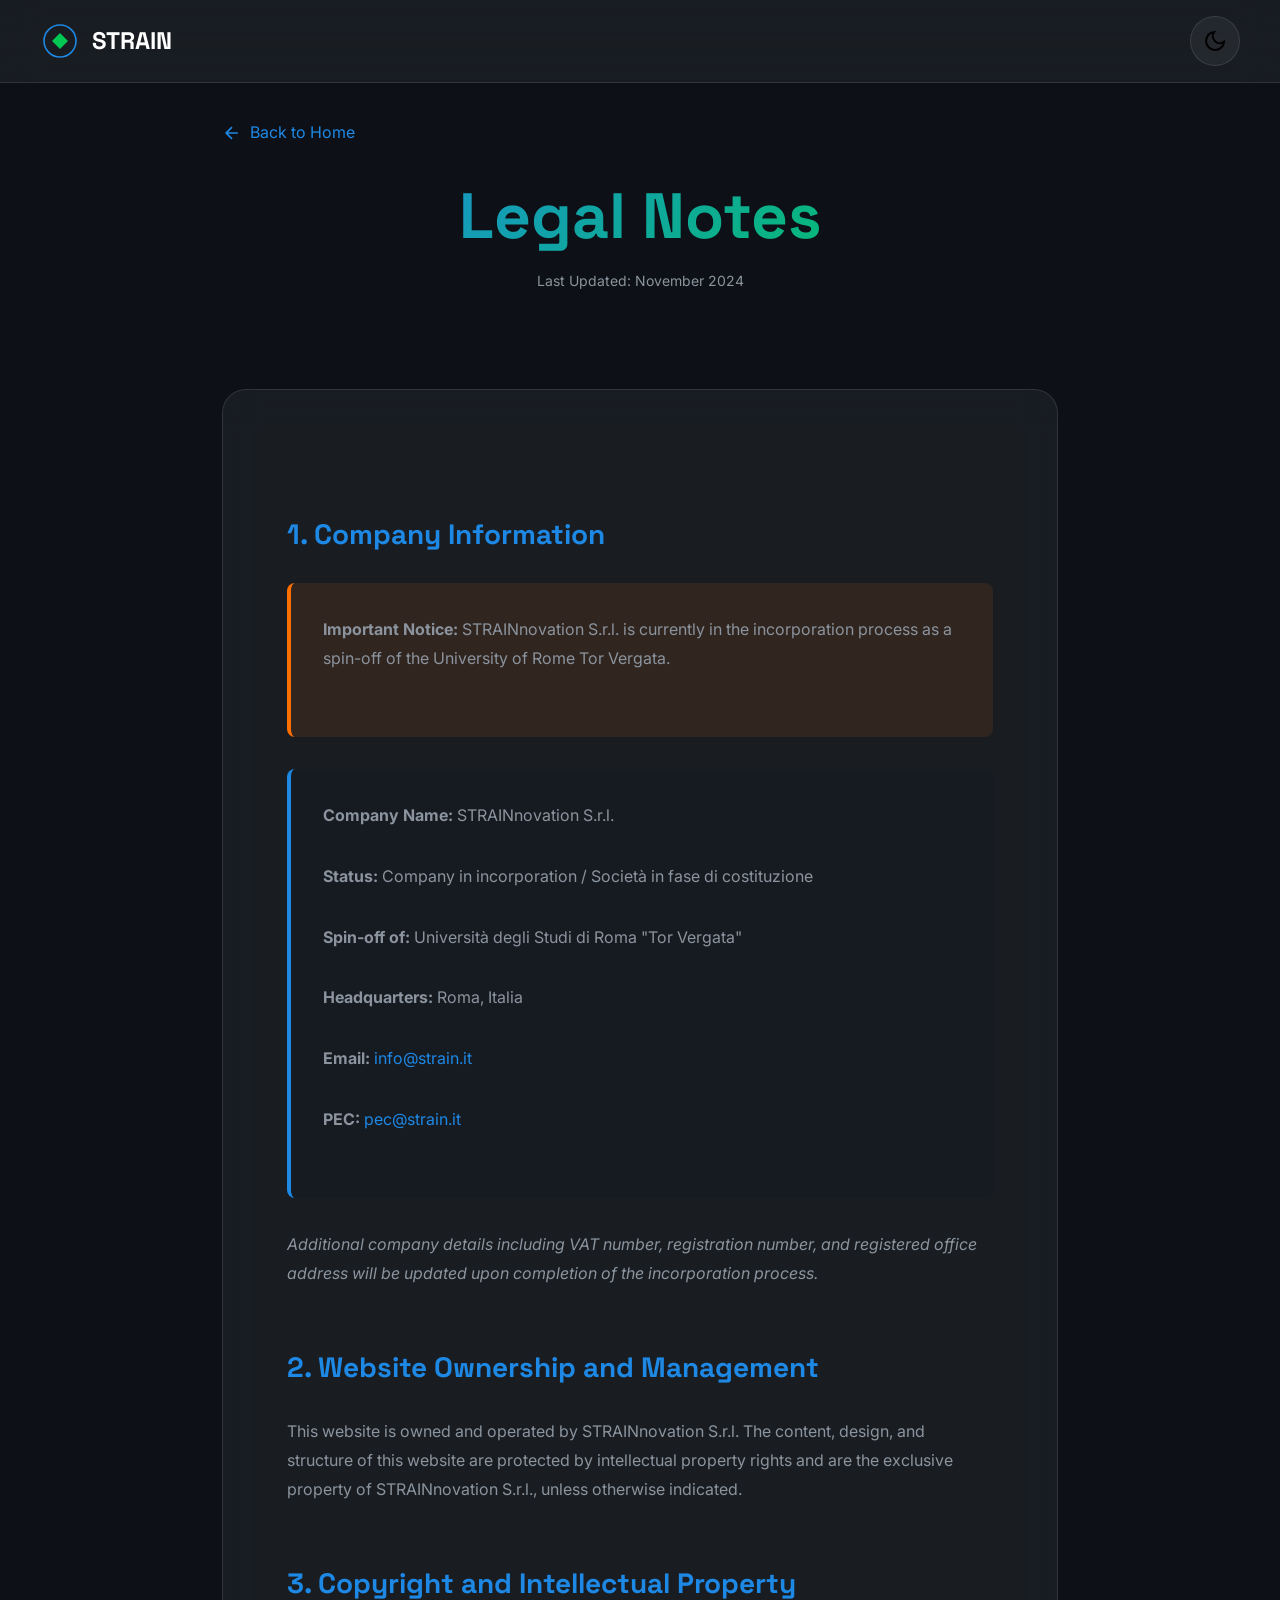
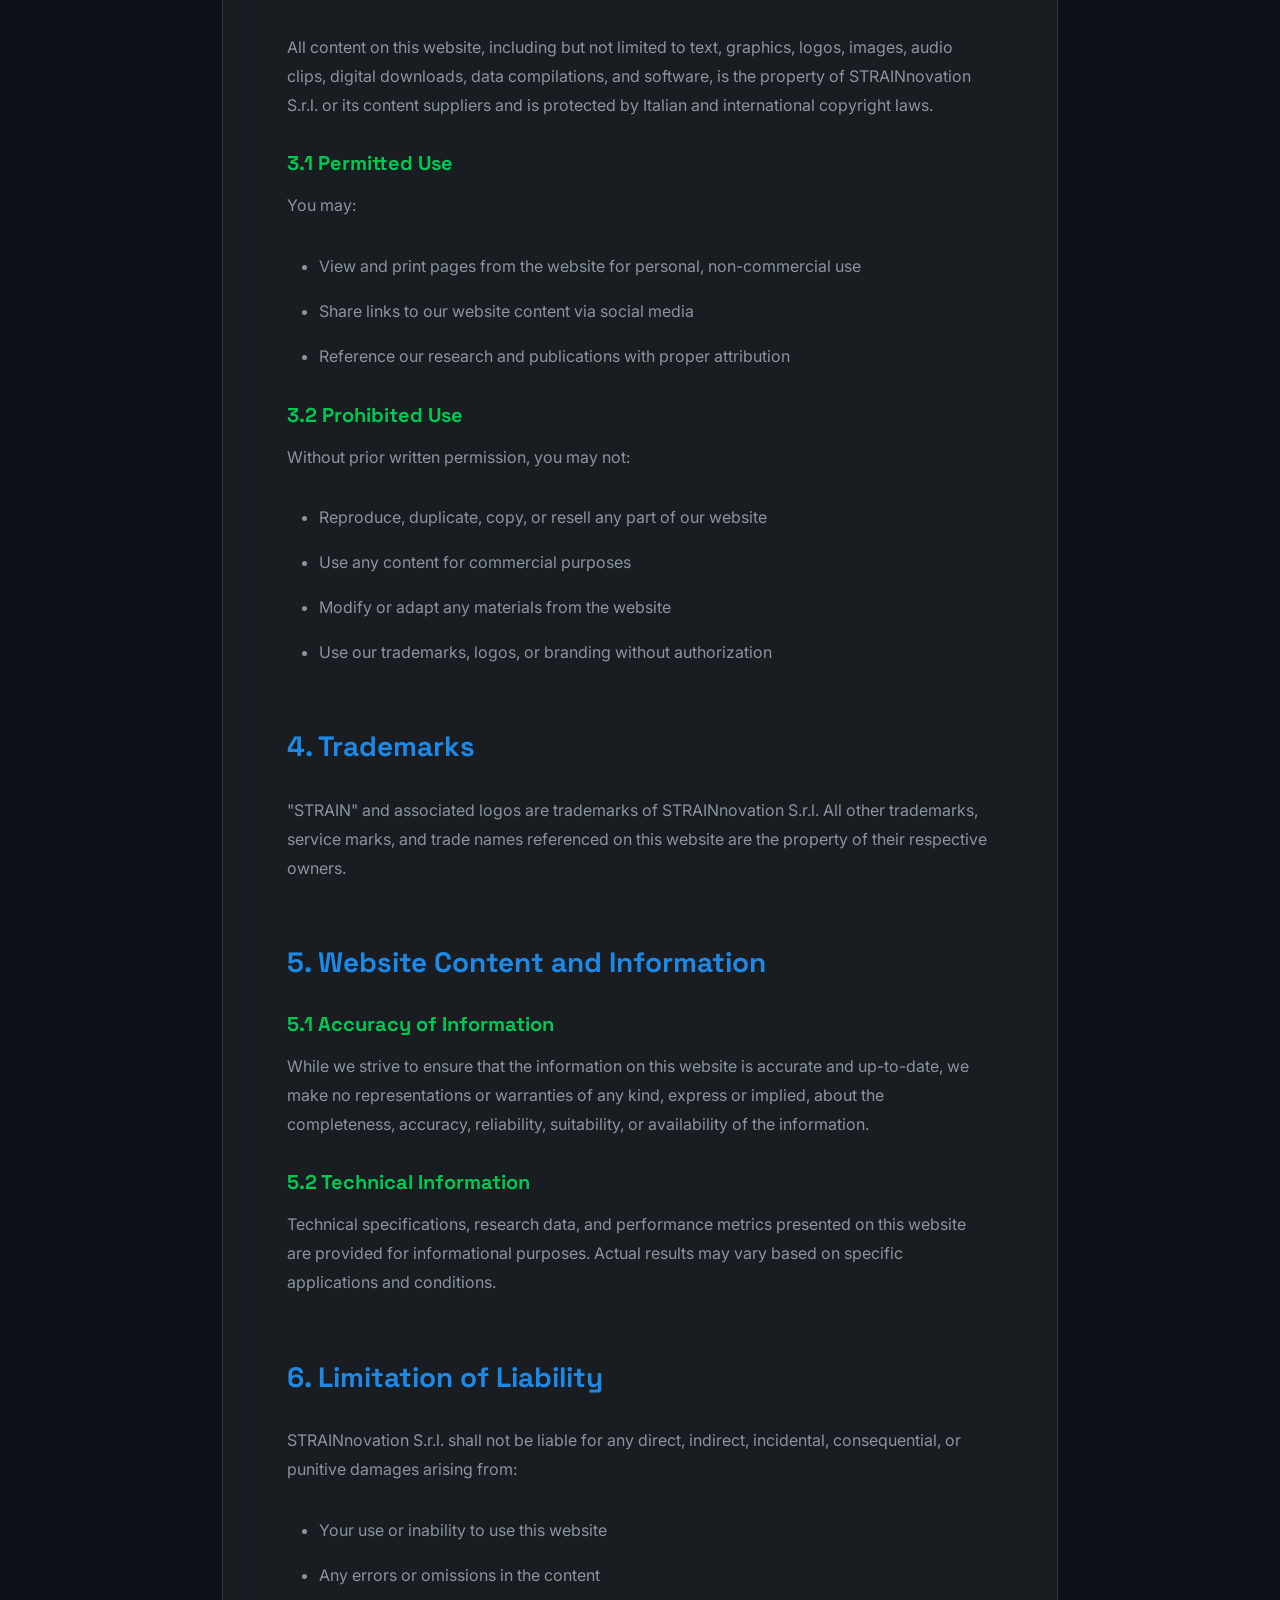
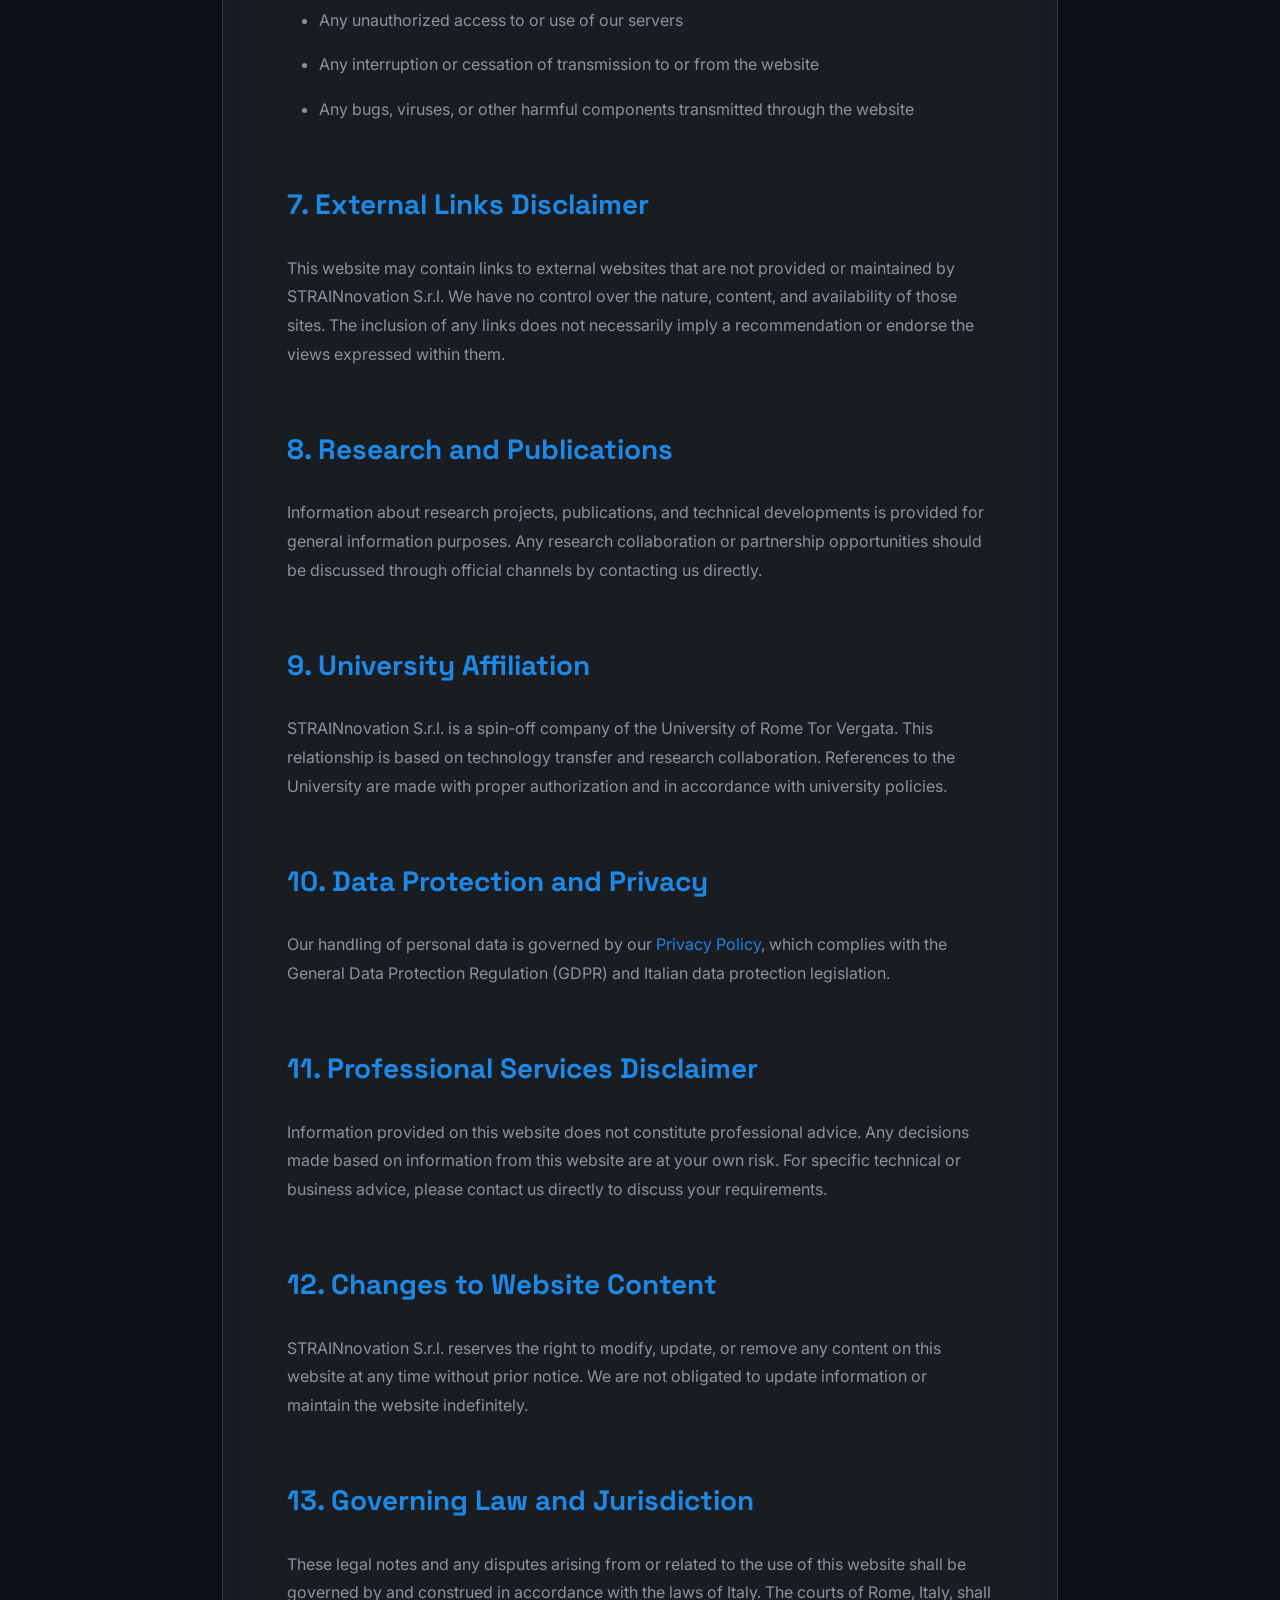
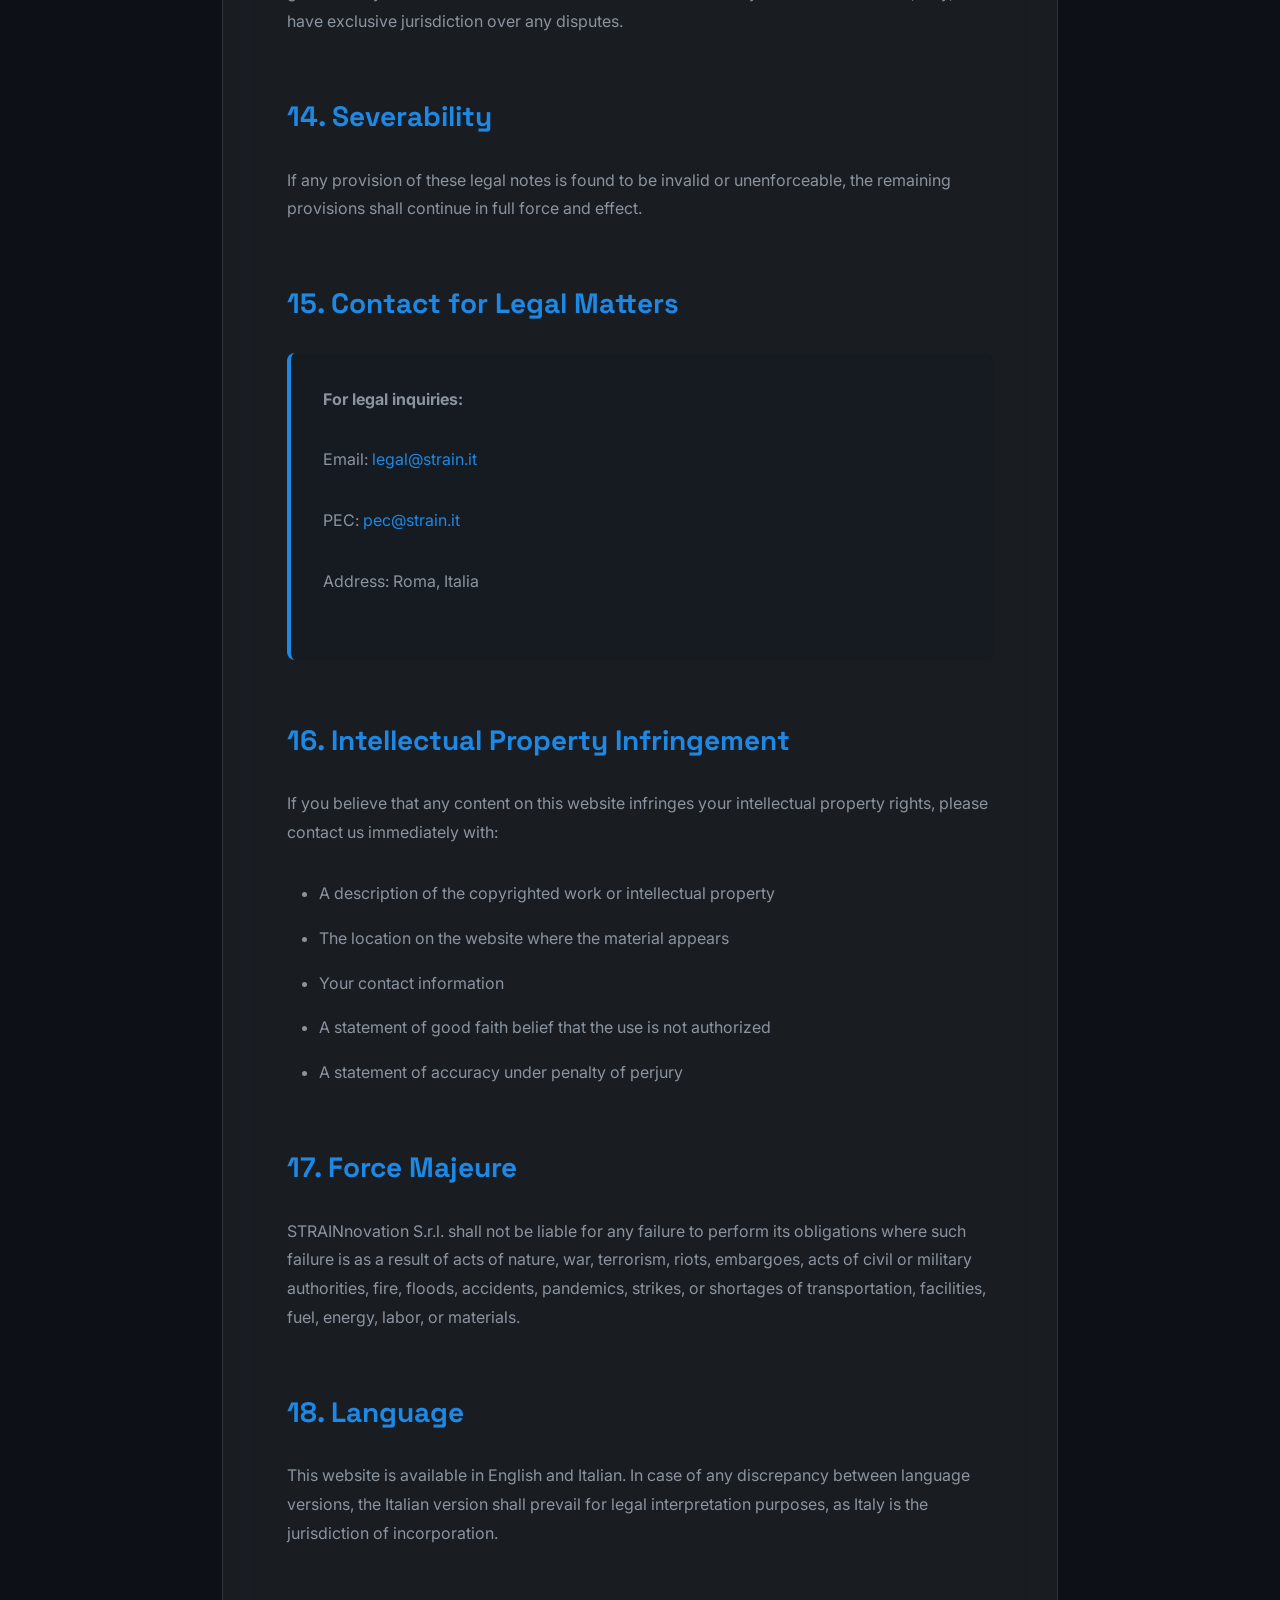
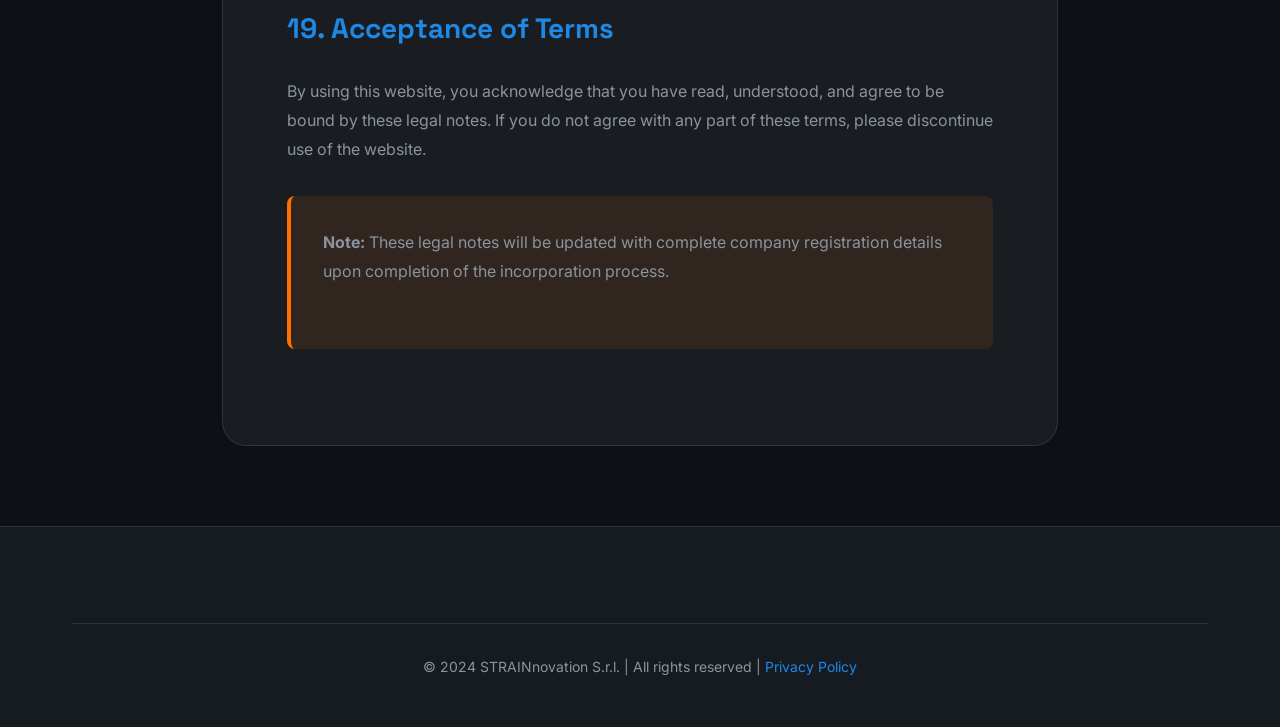
<file: legal-notes.html>
<!DOCTYPE html>
<html lang="en">
<head>
    <meta charset="UTF-8">
    <meta name="viewport" content="width=device-width, initial-scale=1.0">
    <title>Legal Notes | STRAINnovation S.r.l.</title>

    <!-- Fonts -->
    <link rel="preconnect" href="https://fonts.googleapis.com">
    <link rel="preconnect" href="https://fonts.gstatic.com" crossorigin>
    <link href="https://fonts.googleapis.com/css2?family=Space+Grotesk:wght@400;500;600;700&family=Inter:wght@300;400;500;600;700&display=swap" rel="stylesheet">

    <!-- Stylesheets -->
    <link rel="stylesheet" href="css/main.css">

    <style>
        .legal-page {
            min-height: 100vh;
            padding-top: 120px;
            padding-bottom: 80px;
        }

        .legal-container {
            max-width: 900px;
            margin: 0 auto;
            padding: 0 var(--spacing-md);
        }

        .legal-header {
            text-align: center;
            margin-bottom: var(--spacing-xl);
        }

        .legal-header h1 {
            background: var(--gradient-primary);
            -webkit-background-clip: text;
            -webkit-text-fill-color: transparent;
            background-clip: text;
            margin-bottom: var(--spacing-sm);
        }

        .legal-header .last-updated {
            color: var(--text-secondary);
            font-size: 0.875rem;
        }

        .legal-content {
            background: var(--glass-bg);
            backdrop-filter: blur(var(--glass-blur));
            border: 1px solid var(--glass-border);
            border-radius: var(--radius-lg);
            padding: var(--spacing-lg);
        }

        .legal-content h2 {
            color: var(--accent-blue);
            margin-top: var(--spacing-lg);
            margin-bottom: var(--spacing-md);
            font-size: 1.75rem;
        }

        .legal-content h3 {
            color: var(--primary-green);
            margin-top: var(--spacing-md);
            margin-bottom: var(--spacing-sm);
            font-size: 1.25rem;
        }

        .legal-content p {
            margin-bottom: var(--spacing-md);
            line-height: 1.8;
        }

        .legal-content ul, .legal-content ol {
            margin-left: var(--spacing-md);
            margin-bottom: var(--spacing-md);
        }

        .legal-content li {
            margin-bottom: var(--spacing-sm);
            color: var(--text-secondary);
            line-height: 1.8;
        }

        .company-info-box {
            background: var(--bg-secondary);
            border-left: 4px solid var(--accent-blue);
            padding: var(--spacing-md);
            margin: var(--spacing-md) 0;
            border-radius: var(--radius-sm);
        }

        .back-link {
            display: inline-flex;
            align-items: center;
            gap: 0.5rem;
            color: var(--accent-blue);
            margin-bottom: var(--spacing-md);
            transition: all var(--transition-fast);
        }

        .back-link:hover {
            gap: 1rem;
        }

        .warning-box {
            background: rgba(255, 111, 0, 0.1);
            border-left: 4px solid var(--accent-orange);
            padding: var(--spacing-md);
            margin: var(--spacing-md) 0;
            border-radius: var(--radius-sm);
        }
    </style>
</head>
<body data-theme="dark">
    <!-- Header Navigation -->
    <header class="header" id="header">
        <nav class="nav container">
            <a href="index.html" class="logo">
                <svg class="logo-icon" viewBox="0 0 50 50" xmlns="http://www.w3.org/2000/svg">
                    <circle cx="25" cy="25" r="20" class="logo-circle"/>
                    <path d="M15,25 L25,15 L35,25 L25,35 Z" class="logo-diamond"/>
                </svg>
                <span>STRAIN</span>
            </a>

            <div class="nav-controls">
                <!-- Theme Toggle -->
                <button class="theme-toggle" id="themeToggle" aria-label="Toggle Theme">
                    <svg class="sun-icon" viewBox="0 0 24 24" fill="none" stroke="currentColor" stroke-width="2">
                        <circle cx="12" cy="12" r="5"/>
                        <line x1="12" y1="1" x2="12" y2="3"/>
                        <line x1="12" y1="21" x2="12" y2="23"/>
                        <line x1="4.22" y1="4.22" x2="5.64" y2="5.64"/>
                        <line x1="18.36" y1="18.36" x2="19.78" y2="19.78"/>
                        <line x1="1" y1="12" x2="3" y2="12"/>
                        <line x1="21" y1="12" x2="23" y2="12"/>
                        <line x1="4.22" y1="19.78" x2="5.64" y2="18.36"/>
                        <line x1="18.36" y1="5.64" x2="19.78" y2="4.22"/>
                    </svg>
                    <svg class="moon-icon" viewBox="0 0 24 24" fill="none" stroke="currentColor" stroke-width="2">
                        <path d="M21 12.79A9 9 0 1 1 11.21 3 7 7 0 0 0 21 12.79z"/>
                    </svg>
                </button>
            </div>
        </nav>
    </header>

    <!-- Main Content -->
    <main class="legal-page">
        <div class="legal-container">
            <a href="index.html" class="back-link">
                <svg width="20" height="20" viewBox="0 0 24 24" fill="none" stroke="currentColor" stroke-width="2">
                    <path d="M19 12H5M12 19l-7-7 7-7"/>
                </svg>
                Back to Home
            </a>

            <div class="legal-header">
                <h1>Legal Notes</h1>
                <p class="last-updated">Last Updated: November 2024</p>
            </div>

            <div class="legal-content">
                <h2>1. Company Information</h2>

                <div class="warning-box">
                    <p><strong>Important Notice:</strong> STRAINnovation S.r.l. is currently in the incorporation process as a spin-off of the University of Rome Tor Vergata.</p>
                </div>

                <div class="company-info-box">
                    <p><strong>Company Name:</strong> STRAINnovation S.r.l.</p>
                    <p><strong>Status:</strong> Company in incorporation / Società in fase di costituzione</p>
                    <p><strong>Spin-off of:</strong> Università degli Studi di Roma "Tor Vergata"</p>
                    <p><strong>Headquarters:</strong> Roma, Italia</p>
                    <p><strong>Email:</strong> <a href="mailto:info@strain.it">info@strain.it</a></p>
                    <p><strong>PEC:</strong> <a href="mailto:pec@strain.it">pec@strain.it</a></p>
                </div>

                <p><em>Additional company details including VAT number, registration number, and registered office address will be updated upon completion of the incorporation process.</em></p>

                <h2>2. Website Ownership and Management</h2>
                <p>
                    This website is owned and operated by STRAINnovation S.r.l. The content, design, and structure of this website are protected by intellectual property rights and are the exclusive property of STRAINnovation S.r.l., unless otherwise indicated.
                </p>

                <h2>3. Copyright and Intellectual Property</h2>
                <p>
                    All content on this website, including but not limited to text, graphics, logos, images, audio clips, digital downloads, data compilations, and software, is the property of STRAINnovation S.r.l. or its content suppliers and is protected by Italian and international copyright laws.
                </p>

                <h3>3.1 Permitted Use</h3>
                <p>You may:</p>
                <ul>
                    <li>View and print pages from the website for personal, non-commercial use</li>
                    <li>Share links to our website content via social media</li>
                    <li>Reference our research and publications with proper attribution</li>
                </ul>

                <h3>3.2 Prohibited Use</h3>
                <p>Without prior written permission, you may not:</p>
                <ul>
                    <li>Reproduce, duplicate, copy, or resell any part of our website</li>
                    <li>Use any content for commercial purposes</li>
                    <li>Modify or adapt any materials from the website</li>
                    <li>Use our trademarks, logos, or branding without authorization</li>
                </ul>

                <h2>4. Trademarks</h2>
                <p>
                    "STRAIN" and associated logos are trademarks of STRAINnovation S.r.l. All other trademarks, service marks, and trade names referenced on this website are the property of their respective owners.
                </p>

                <h2>5. Website Content and Information</h2>

                <h3>5.1 Accuracy of Information</h3>
                <p>
                    While we strive to ensure that the information on this website is accurate and up-to-date, we make no representations or warranties of any kind, express or implied, about the completeness, accuracy, reliability, suitability, or availability of the information.
                </p>

                <h3>5.2 Technical Information</h3>
                <p>
                    Technical specifications, research data, and performance metrics presented on this website are provided for informational purposes. Actual results may vary based on specific applications and conditions.
                </p>

                <h2>6. Limitation of Liability</h2>
                <p>
                    STRAINnovation S.r.l. shall not be liable for any direct, indirect, incidental, consequential, or punitive damages arising from:
                </p>
                <ul>
                    <li>Your use or inability to use this website</li>
                    <li>Any errors or omissions in the content</li>
                    <li>Any unauthorized access to or use of our servers</li>
                    <li>Any interruption or cessation of transmission to or from the website</li>
                    <li>Any bugs, viruses, or other harmful components transmitted through the website</li>
                </ul>

                <h2>7. External Links Disclaimer</h2>
                <p>
                    This website may contain links to external websites that are not provided or maintained by STRAINnovation S.r.l. We have no control over the nature, content, and availability of those sites. The inclusion of any links does not necessarily imply a recommendation or endorse the views expressed within them.
                </p>

                <h2>8. Research and Publications</h2>
                <p>
                    Information about research projects, publications, and technical developments is provided for general information purposes. Any research collaboration or partnership opportunities should be discussed through official channels by contacting us directly.
                </p>

                <h2>9. University Affiliation</h2>
                <p>
                    STRAINnovation S.r.l. is a spin-off company of the University of Rome Tor Vergata. This relationship is based on technology transfer and research collaboration. References to the University are made with proper authorization and in accordance with university policies.
                </p>

                <h2>10. Data Protection and Privacy</h2>
                <p>
                    Our handling of personal data is governed by our <a href="privacy-policy.html">Privacy Policy</a>, which complies with the General Data Protection Regulation (GDPR) and Italian data protection legislation.
                </p>

                <h2>11. Professional Services Disclaimer</h2>
                <p>
                    Information provided on this website does not constitute professional advice. Any decisions made based on information from this website are at your own risk. For specific technical or business advice, please contact us directly to discuss your requirements.
                </p>

                <h2>12. Changes to Website Content</h2>
                <p>
                    STRAINnovation S.r.l. reserves the right to modify, update, or remove any content on this website at any time without prior notice. We are not obligated to update information or maintain the website indefinitely.
                </p>

                <h2>13. Governing Law and Jurisdiction</h2>
                <p>
                    These legal notes and any disputes arising from or related to the use of this website shall be governed by and construed in accordance with the laws of Italy. The courts of Rome, Italy, shall have exclusive jurisdiction over any disputes.
                </p>

                <h2>14. Severability</h2>
                <p>
                    If any provision of these legal notes is found to be invalid or unenforceable, the remaining provisions shall continue in full force and effect.
                </p>

                <h2>15. Contact for Legal Matters</h2>
                <div class="company-info-box">
                    <p><strong>For legal inquiries:</strong></p>
                    <p>Email: <a href="mailto:legal@strain.it">legal@strain.it</a></p>
                    <p>PEC: <a href="mailto:pec@strain.it">pec@strain.it</a></p>
                    <p>Address: Roma, Italia</p>
                </div>

                <h2>16. Intellectual Property Infringement</h2>
                <p>
                    If you believe that any content on this website infringes your intellectual property rights, please contact us immediately with:
                </p>
                <ul>
                    <li>A description of the copyrighted work or intellectual property</li>
                    <li>The location on the website where the material appears</li>
                    <li>Your contact information</li>
                    <li>A statement of good faith belief that the use is not authorized</li>
                    <li>A statement of accuracy under penalty of perjury</li>
                </ul>

                <h2>17. Force Majeure</h2>
                <p>
                    STRAINnovation S.r.l. shall not be liable for any failure to perform its obligations where such failure is as a result of acts of nature, war, terrorism, riots, embargoes, acts of civil or military authorities, fire, floods, accidents, pandemics, strikes, or shortages of transportation, facilities, fuel, energy, labor, or materials.
                </p>

                <h2>18. Language</h2>
                <p>
                    This website is available in English and Italian. In case of any discrepancy between language versions, the Italian version shall prevail for legal interpretation purposes, as Italy is the jurisdiction of incorporation.
                </p>

                <h2>19. Acceptance of Terms</h2>
                <p>
                    By using this website, you acknowledge that you have read, understood, and agree to be bound by these legal notes. If you do not agree with any part of these terms, please discontinue use of the website.
                </p>

                <div class="warning-box">
                    <p><strong>Note:</strong> These legal notes will be updated with complete company registration details upon completion of the incorporation process.</p>
                </div>
            </div>
        </div>
    </main>

    <!-- Footer -->
    <footer class="footer">
        <div class="container">
            <div class="footer-bottom">
                <p>&copy; 2024 STRAINnovation S.r.l. | All rights reserved | <a href="privacy-policy.html">Privacy Policy</a></p>
            </div>
        </div>
    </footer>

    <script src="js/main.js"></script>
</body>
</html>
</file>
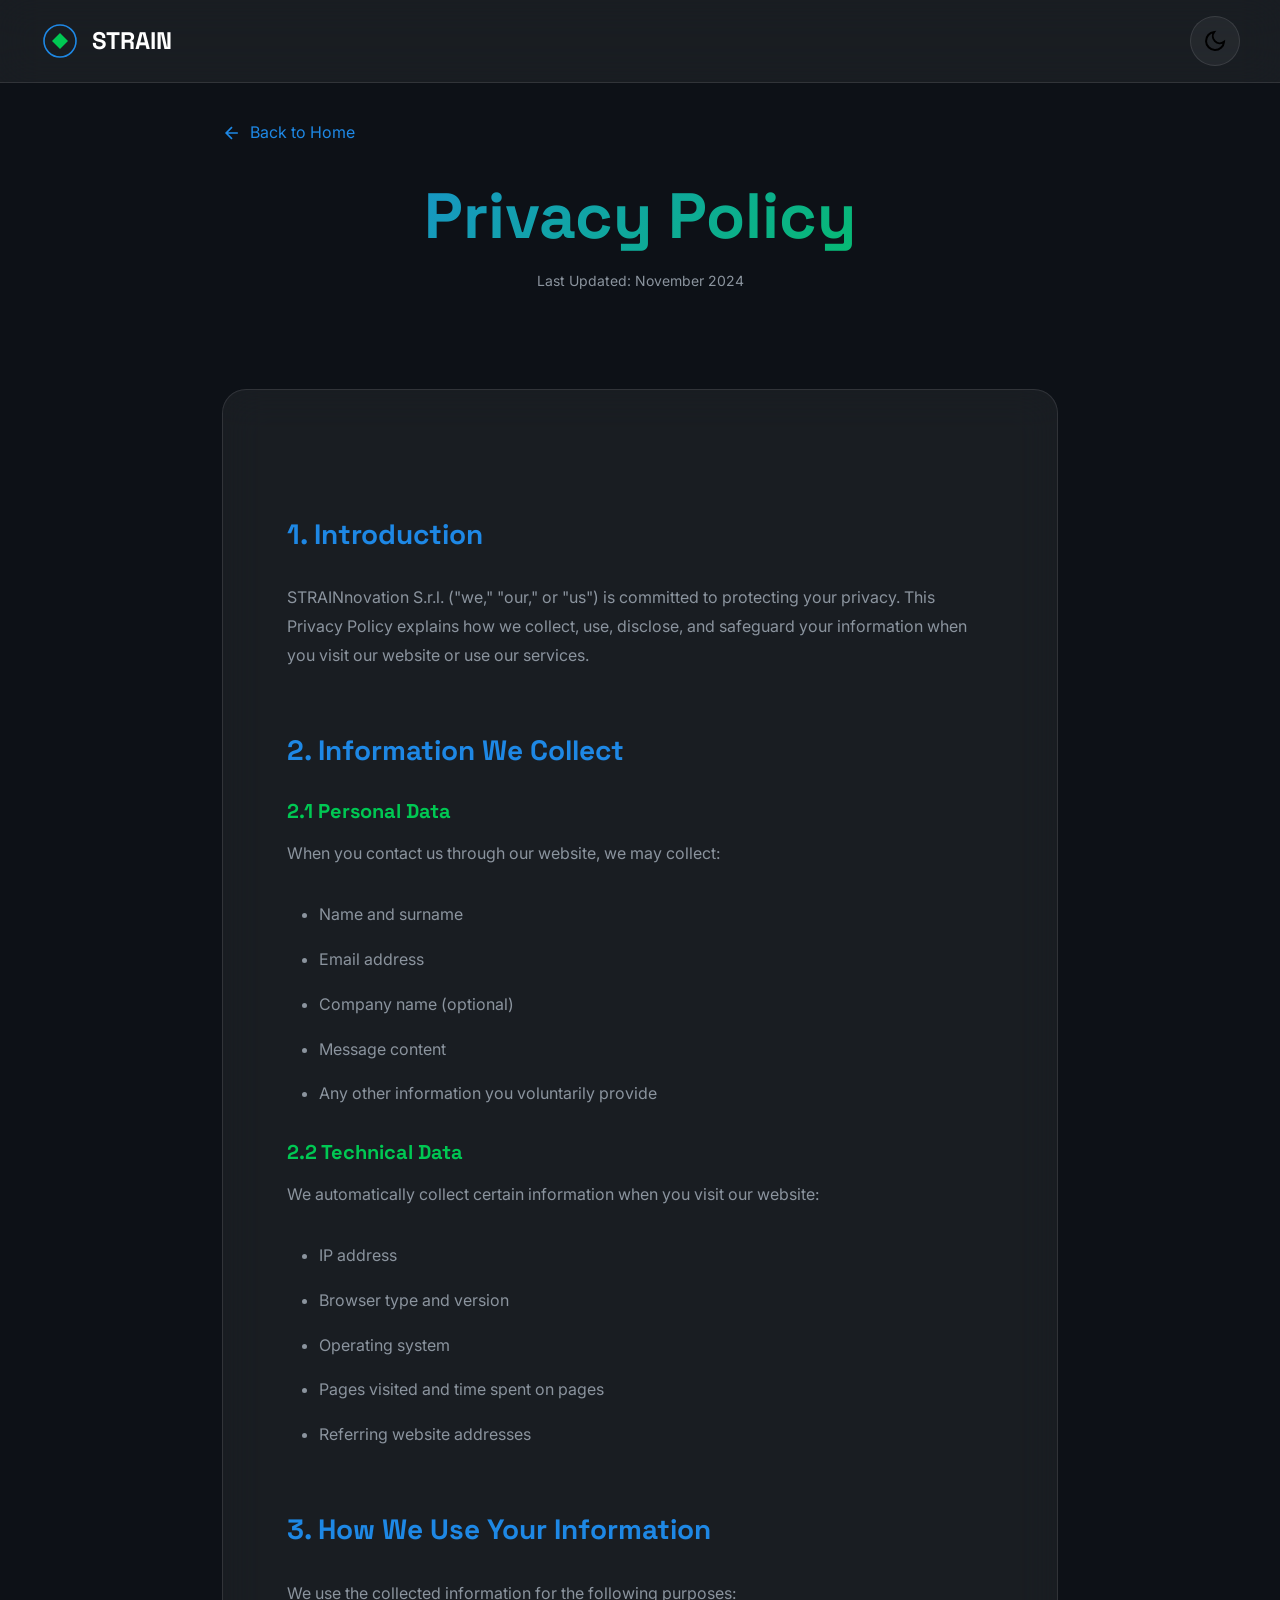
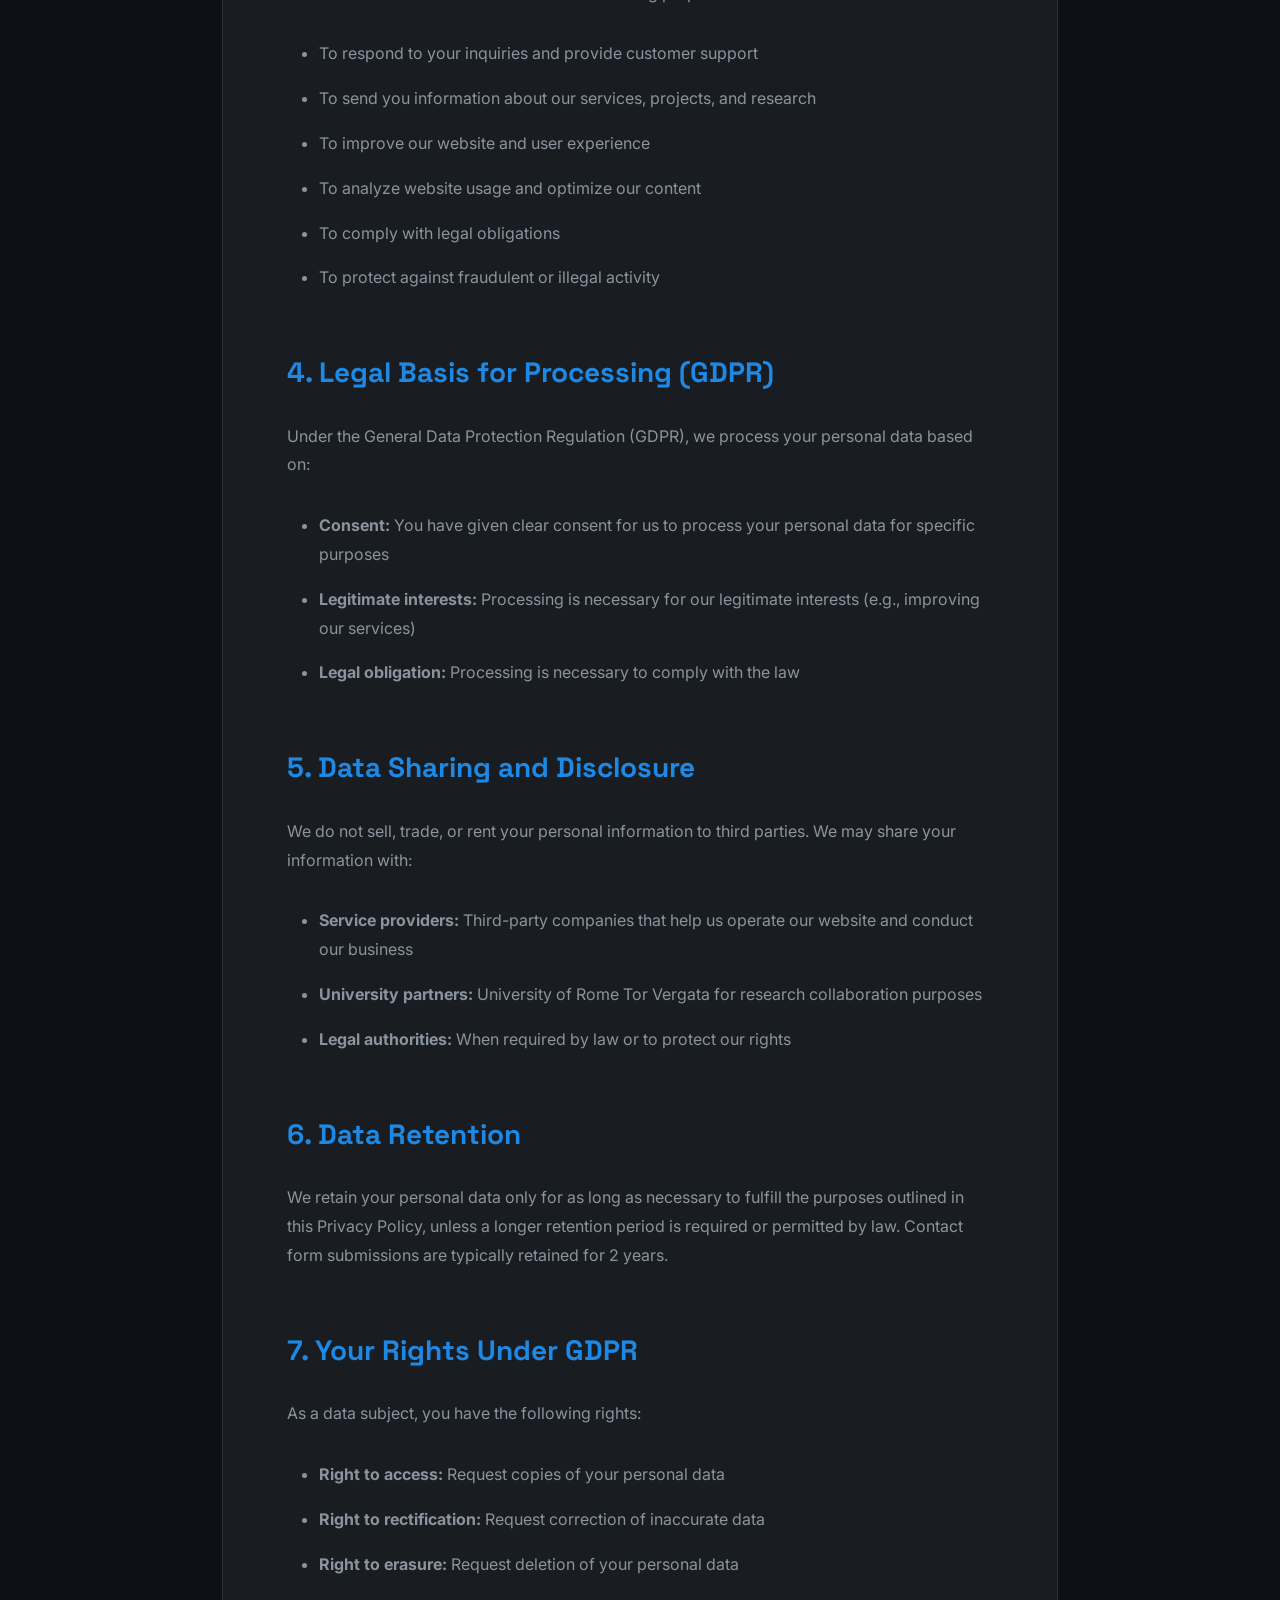
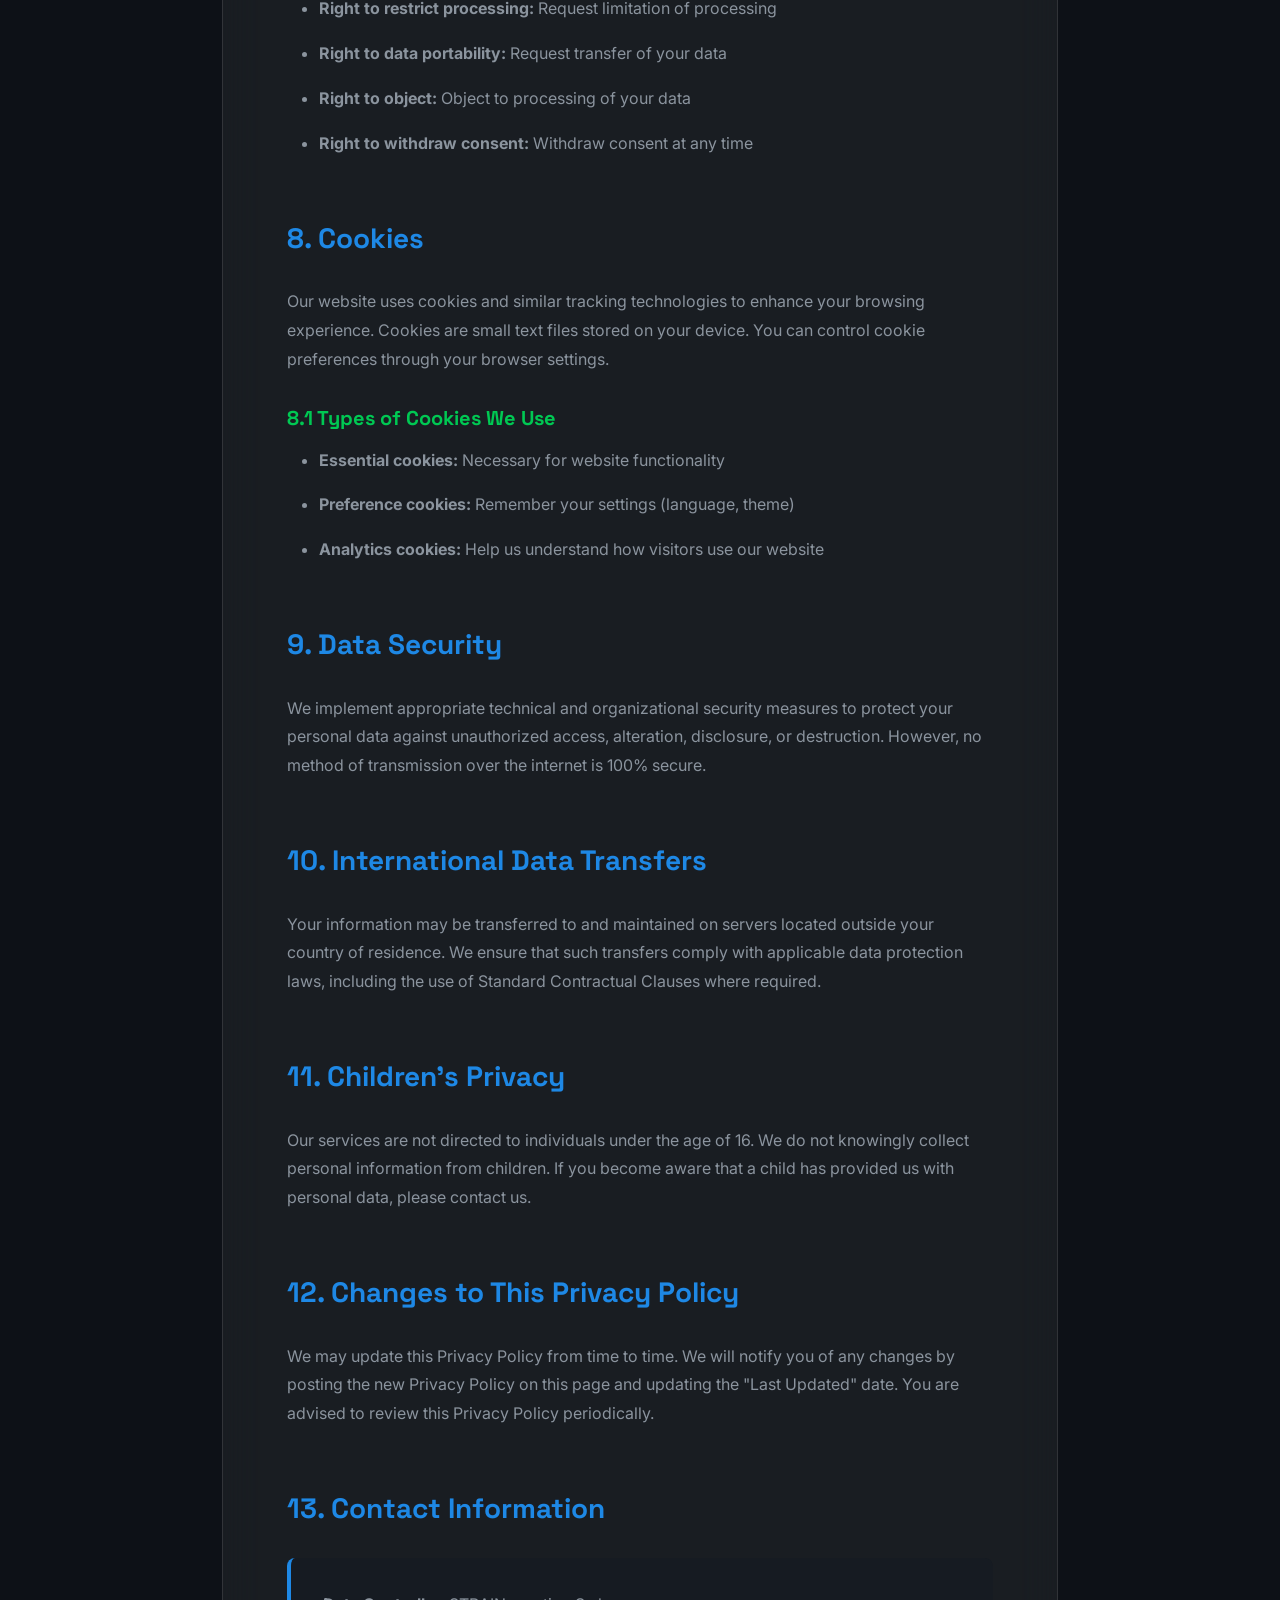
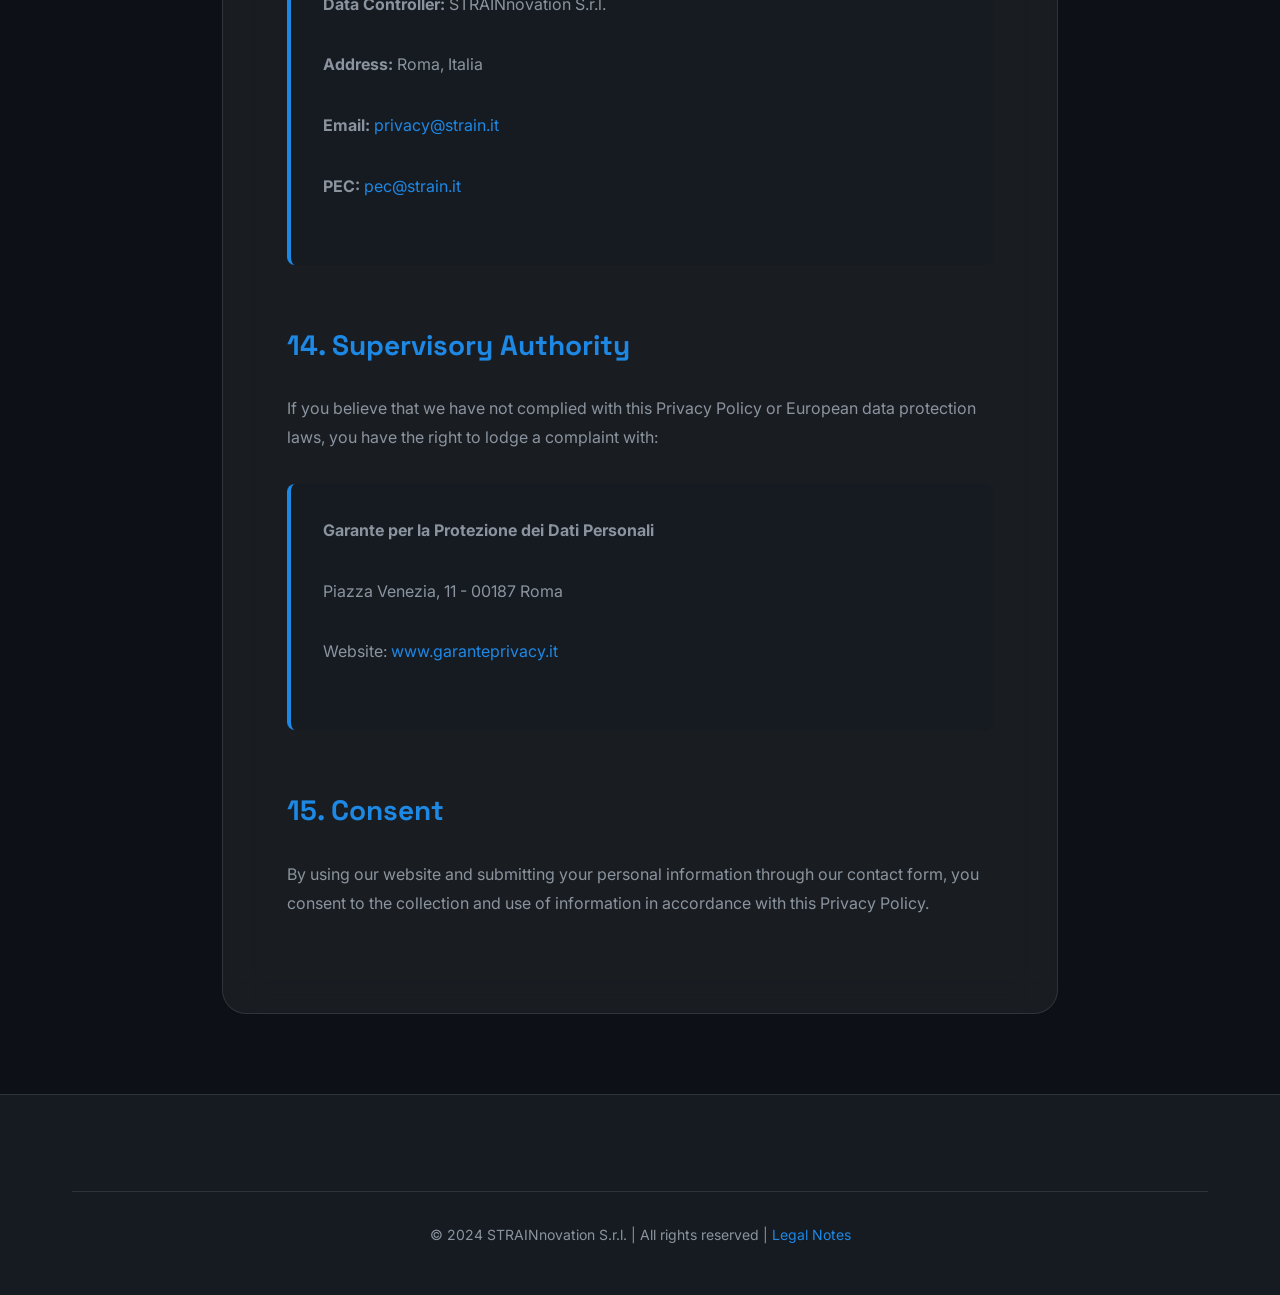
<file: privacy-policy.html>
<!DOCTYPE html>
<html lang="en">
<head>
    <meta charset="UTF-8">
    <meta name="viewport" content="width=device-width, initial-scale=1.0">
    <title>Privacy Policy | STRAINnovation S.r.l.</title>

    <!-- Fonts -->
    <link rel="preconnect" href="https://fonts.googleapis.com">
    <link rel="preconnect" href="https://fonts.gstatic.com" crossorigin>
    <link href="https://fonts.googleapis.com/css2?family=Space+Grotesk:wght@400;500;600;700&family=Inter:wght@300;400;500;600;700&display=swap" rel="stylesheet">

    <!-- Stylesheets -->
    <link rel="stylesheet" href="css/main.css">

    <style>
        .legal-page {
            min-height: 100vh;
            padding-top: 120px;
            padding-bottom: 80px;
        }

        .legal-container {
            max-width: 900px;
            margin: 0 auto;
            padding: 0 var(--spacing-md);
        }

        .legal-header {
            text-align: center;
            margin-bottom: var(--spacing-xl);
        }

        .legal-header h1 {
            background: var(--gradient-primary);
            -webkit-background-clip: text;
            -webkit-text-fill-color: transparent;
            background-clip: text;
            margin-bottom: var(--spacing-sm);
        }

        .legal-header .last-updated {
            color: var(--text-secondary);
            font-size: 0.875rem;
        }

        .legal-content {
            background: var(--glass-bg);
            backdrop-filter: blur(var(--glass-blur));
            border: 1px solid var(--glass-border);
            border-radius: var(--radius-lg);
            padding: var(--spacing-lg);
        }

        .legal-content h2 {
            color: var(--accent-blue);
            margin-top: var(--spacing-lg);
            margin-bottom: var(--spacing-md);
            font-size: 1.75rem;
        }

        .legal-content h3 {
            color: var(--primary-green);
            margin-top: var(--spacing-md);
            margin-bottom: var(--spacing-sm);
            font-size: 1.25rem;
        }

        .legal-content p {
            margin-bottom: var(--spacing-md);
            line-height: 1.8;
        }

        .legal-content ul, .legal-content ol {
            margin-left: var(--spacing-md);
            margin-bottom: var(--spacing-md);
        }

        .legal-content li {
            margin-bottom: var(--spacing-sm);
            color: var(--text-secondary);
            line-height: 1.8;
        }

        .contact-info-box {
            background: var(--bg-secondary);
            border-left: 4px solid var(--accent-blue);
            padding: var(--spacing-md);
            margin: var(--spacing-md) 0;
            border-radius: var(--radius-sm);
        }

        .back-link {
            display: inline-flex;
            align-items: center;
            gap: 0.5rem;
            color: var(--accent-blue);
            margin-bottom: var(--spacing-md);
            transition: all var(--transition-fast);
        }

        .back-link:hover {
            gap: 1rem;
        }
    </style>
</head>
<body data-theme="dark">
    <!-- Header Navigation -->
    <header class="header" id="header">
        <nav class="nav container">
            <a href="index.html" class="logo">
                <svg class="logo-icon" viewBox="0 0 50 50" xmlns="http://www.w3.org/2000/svg">
                    <circle cx="25" cy="25" r="20" class="logo-circle"/>
                    <path d="M15,25 L25,15 L35,25 L25,35 Z" class="logo-diamond"/>
                </svg>
                <span>STRAIN</span>
            </a>

            <div class="nav-controls">
                <!-- Theme Toggle -->
                <button class="theme-toggle" id="themeToggle" aria-label="Toggle Theme">
                    <svg class="sun-icon" viewBox="0 0 24 24" fill="none" stroke="currentColor" stroke-width="2">
                        <circle cx="12" cy="12" r="5"/>
                        <line x1="12" y1="1" x2="12" y2="3"/>
                        <line x1="12" y1="21" x2="12" y2="23"/>
                        <line x1="4.22" y1="4.22" x2="5.64" y2="5.64"/>
                        <line x1="18.36" y1="18.36" x2="19.78" y2="19.78"/>
                        <line x1="1" y1="12" x2="3" y2="12"/>
                        <line x1="21" y1="12" x2="23" y2="12"/>
                        <line x1="4.22" y1="19.78" x2="5.64" y2="18.36"/>
                        <line x1="18.36" y1="5.64" x2="19.78" y2="4.22"/>
                    </svg>
                    <svg class="moon-icon" viewBox="0 0 24 24" fill="none" stroke="currentColor" stroke-width="2">
                        <path d="M21 12.79A9 9 0 1 1 11.21 3 7 7 0 0 0 21 12.79z"/>
                    </svg>
                </button>
            </div>
        </nav>
    </header>

    <!-- Main Content -->
    <main class="legal-page">
        <div class="legal-container">
            <a href="index.html" class="back-link">
                <svg width="20" height="20" viewBox="0 0 24 24" fill="none" stroke="currentColor" stroke-width="2">
                    <path d="M19 12H5M12 19l-7-7 7-7"/>
                </svg>
                Back to Home
            </a>

            <div class="legal-header">
                <h1>Privacy Policy</h1>
                <p class="last-updated">Last Updated: November 2024</p>
            </div>

            <div class="legal-content">
                <h2>1. Introduction</h2>
                <p>
                    STRAINnovation S.r.l. ("we," "our," or "us") is committed to protecting your privacy. This Privacy Policy explains how we collect, use, disclose, and safeguard your information when you visit our website or use our services.
                </p>

                <h2>2. Information We Collect</h2>

                <h3>2.1 Personal Data</h3>
                <p>When you contact us through our website, we may collect:</p>
                <ul>
                    <li>Name and surname</li>
                    <li>Email address</li>
                    <li>Company name (optional)</li>
                    <li>Message content</li>
                    <li>Any other information you voluntarily provide</li>
                </ul>

                <h3>2.2 Technical Data</h3>
                <p>We automatically collect certain information when you visit our website:</p>
                <ul>
                    <li>IP address</li>
                    <li>Browser type and version</li>
                    <li>Operating system</li>
                    <li>Pages visited and time spent on pages</li>
                    <li>Referring website addresses</li>
                </ul>

                <h2>3. How We Use Your Information</h2>
                <p>We use the collected information for the following purposes:</p>
                <ul>
                    <li>To respond to your inquiries and provide customer support</li>
                    <li>To send you information about our services, projects, and research</li>
                    <li>To improve our website and user experience</li>
                    <li>To analyze website usage and optimize our content</li>
                    <li>To comply with legal obligations</li>
                    <li>To protect against fraudulent or illegal activity</li>
                </ul>

                <h2>4. Legal Basis for Processing (GDPR)</h2>
                <p>Under the General Data Protection Regulation (GDPR), we process your personal data based on:</p>
                <ul>
                    <li><strong>Consent:</strong> You have given clear consent for us to process your personal data for specific purposes</li>
                    <li><strong>Legitimate interests:</strong> Processing is necessary for our legitimate interests (e.g., improving our services)</li>
                    <li><strong>Legal obligation:</strong> Processing is necessary to comply with the law</li>
                </ul>

                <h2>5. Data Sharing and Disclosure</h2>
                <p>We do not sell, trade, or rent your personal information to third parties. We may share your information with:</p>
                <ul>
                    <li><strong>Service providers:</strong> Third-party companies that help us operate our website and conduct our business</li>
                    <li><strong>University partners:</strong> University of Rome Tor Vergata for research collaboration purposes</li>
                    <li><strong>Legal authorities:</strong> When required by law or to protect our rights</li>
                </ul>

                <h2>6. Data Retention</h2>
                <p>
                    We retain your personal data only for as long as necessary to fulfill the purposes outlined in this Privacy Policy, unless a longer retention period is required or permitted by law. Contact form submissions are typically retained for 2 years.
                </p>

                <h2>7. Your Rights Under GDPR</h2>
                <p>As a data subject, you have the following rights:</p>
                <ul>
                    <li><strong>Right to access:</strong> Request copies of your personal data</li>
                    <li><strong>Right to rectification:</strong> Request correction of inaccurate data</li>
                    <li><strong>Right to erasure:</strong> Request deletion of your personal data</li>
                    <li><strong>Right to restrict processing:</strong> Request limitation of processing</li>
                    <li><strong>Right to data portability:</strong> Request transfer of your data</li>
                    <li><strong>Right to object:</strong> Object to processing of your data</li>
                    <li><strong>Right to withdraw consent:</strong> Withdraw consent at any time</li>
                </ul>

                <h2>8. Cookies</h2>
                <p>
                    Our website uses cookies and similar tracking technologies to enhance your browsing experience. Cookies are small text files stored on your device. You can control cookie preferences through your browser settings.
                </p>

                <h3>8.1 Types of Cookies We Use</h3>
                <ul>
                    <li><strong>Essential cookies:</strong> Necessary for website functionality</li>
                    <li><strong>Preference cookies:</strong> Remember your settings (language, theme)</li>
                    <li><strong>Analytics cookies:</strong> Help us understand how visitors use our website</li>
                </ul>

                <h2>9. Data Security</h2>
                <p>
                    We implement appropriate technical and organizational security measures to protect your personal data against unauthorized access, alteration, disclosure, or destruction. However, no method of transmission over the internet is 100% secure.
                </p>

                <h2>10. International Data Transfers</h2>
                <p>
                    Your information may be transferred to and maintained on servers located outside your country of residence. We ensure that such transfers comply with applicable data protection laws, including the use of Standard Contractual Clauses where required.
                </p>

                <h2>11. Children's Privacy</h2>
                <p>
                    Our services are not directed to individuals under the age of 16. We do not knowingly collect personal information from children. If you become aware that a child has provided us with personal data, please contact us.
                </p>

                <h2>12. Changes to This Privacy Policy</h2>
                <p>
                    We may update this Privacy Policy from time to time. We will notify you of any changes by posting the new Privacy Policy on this page and updating the "Last Updated" date. You are advised to review this Privacy Policy periodically.
                </p>

                <h2>13. Contact Information</h2>
                <div class="contact-info-box">
                    <p><strong>Data Controller:</strong> STRAINnovation S.r.l.</p>
                    <p><strong>Address:</strong> Roma, Italia</p>
                    <p><strong>Email:</strong> <a href="mailto:privacy@strain.it">privacy@strain.it</a></p>
                    <p><strong>PEC:</strong> <a href="mailto:pec@strain.it">pec@strain.it</a></p>
                </div>

                <h2>14. Supervisory Authority</h2>
                <p>
                    If you believe that we have not complied with this Privacy Policy or European data protection laws, you have the right to lodge a complaint with:
                </p>
                <div class="contact-info-box">
                    <p><strong>Garante per la Protezione dei Dati Personali</strong></p>
                    <p>Piazza Venezia, 11 - 00187 Roma</p>
                    <p>Website: <a href="https://www.garanteprivacy.it" target="_blank" rel="noopener">www.garanteprivacy.it</a></p>
                </div>

                <h2>15. Consent</h2>
                <p>
                    By using our website and submitting your personal information through our contact form, you consent to the collection and use of information in accordance with this Privacy Policy.
                </p>
            </div>
        </div>
    </main>

    <!-- Footer -->
    <footer class="footer">
        <div class="container">
            <div class="footer-bottom">
                <p>&copy; 2024 STRAINnovation S.r.l. | All rights reserved | <a href="legal-notes.html">Legal Notes</a></p>
            </div>
        </div>
    </footer>

    <script src="js/main.js"></script>
</body>
</html>
</file>
<file: css/main.css>
/* ================================
   STRAINnovation S.r.l. - Main Stylesheet
   Advanced Materials for Aerospace & Sustainability
   ================================ */

/* ================================
   CSS CUSTOM PROPERTIES
   ================================ */
:root {
    /* Colors - Primary Palette */
    --primary-blue: #0A1F44;
    --accent-blue: #1E88E5;
    --primary-green: #00C853;
    --accent-orange: #FF6F00;
    --dark-bg: #0D1117;
    --light-bg: #F5F7FA;
    --text-dark: #1A1A1A;
    --text-light: #FFFFFF;

    /* Glassmorphism */
    --glass-bg: rgba(255, 255, 255, 0.05);
    --glass-border: rgba(255, 255, 255, 0.1);
    --glass-blur: 20px;

    /* Gradients */
    --gradient-primary: linear-gradient(135deg, #1E88E5 0%, #00C853 100%);
    --gradient-dark: linear-gradient(135deg, #0A1F44 0%, #1A237E 100%);
    --gradient-accent: linear-gradient(135deg, #FF6F00 0%, #1E88E5 100%);

    /* Typography */
    --font-heading: 'Space Grotesk', -apple-system, BlinkMacSystemFont, sans-serif;
    --font-body: 'Inter', -apple-system, BlinkMacSystemFont, sans-serif;
    --font-mono: 'JetBrains Mono', 'Courier New', monospace;

    /* Spacing */
    --spacing-xs: 0.5rem;
    --spacing-sm: 1rem;
    --spacing-md: 2rem;
    --spacing-lg: 4rem;
    --spacing-xl: 6rem;

    /* Border Radius */
    --radius-sm: 8px;
    --radius-md: 16px;
    --radius-lg: 24px;
    --radius-xl: 32px;

    /* Shadows */
    --shadow-sm: 0 2px 8px rgba(0, 0, 0, 0.1);
    --shadow-md: 0 4px 16px rgba(0, 0, 0, 0.15);
    --shadow-lg: 0 8px 32px rgba(0, 0, 0, 0.2);
    --shadow-glow: 0 0 20px rgba(30, 136, 229, 0.4);

    /* Transitions */
    --transition-fast: 0.2s ease;
    --transition-normal: 0.3s ease;
    --transition-slow: 0.5s ease;

    /* Z-index */
    --z-cursor: 10000;
    --z-header: 1000;
    --z-overlay: 900;
    --z-modal: 800;
}

/* Dark Theme (Default) */
[data-theme="dark"] {
    --bg-primary: var(--dark-bg);
    --bg-secondary: #161B22;
    --bg-tertiary: #21262D;
    --text-primary: var(--text-light);
    --text-secondary: #8B949E;
    --border-color: rgba(255, 255, 255, 0.1);
}

/* Light Theme */
[data-theme="light"] {
    --bg-primary: var(--light-bg);
    --bg-secondary: #FFFFFF;
    --bg-tertiary: #E5E7EB;
    --text-primary: var(--text-dark);
    --text-secondary: #6B7280;
    --border-color: rgba(0, 0, 0, 0.1);
    --glass-bg: rgba(255, 255, 255, 0.8);
    --glass-border: rgba(0, 0, 0, 0.1);
}

/* ================================
   RESET & BASE STYLES
   ================================ */
* {
    margin: 0;
    padding: 0;
    box-sizing: border-box;
}

html {
    scroll-behavior: smooth;
    overflow-x: hidden;
}

body {
    font-family: var(--font-body);
    background-color: var(--bg-primary);
    color: var(--text-primary);
    line-height: 1.6;
    overflow-x: hidden;
    transition: background-color var(--transition-slow), color var(--transition-slow);
}

/* ================================
   TYPOGRAPHY
   ================================ */
h1, h2, h3, h4, h5, h6 {
    font-family: var(--font-heading);
    font-weight: 700;
    line-height: 1.2;
    margin-bottom: var(--spacing-sm);
}

h1 { font-size: clamp(2.5rem, 5vw, 4rem); }
h2 { font-size: clamp(2rem, 4vw, 3rem); }
h3 { font-size: clamp(1.5rem, 3vw, 2rem); }
h4 { font-size: clamp(1.25rem, 2.5vw, 1.5rem); }

p {
    margin-bottom: var(--spacing-sm);
    color: var(--text-secondary);
}

a {
    color: var(--accent-blue);
    text-decoration: none;
    transition: color var(--transition-fast);
}

a:hover {
    color: var(--primary-green);
}

/* ================================
   UTILITY CLASSES
   ================================ */
.container {
    max-width: 1200px;
    margin: 0 auto;
    padding: 0 var(--spacing-md);
}

.container-fluid {
    max-width: 1400px;
    margin: 0 auto;
    padding: 0 var(--spacing-md);
}

.section {
    padding: var(--spacing-xl) 0;
    position: relative;
}

.section-title {
    text-align: center;
    margin-bottom: var(--spacing-lg);
    background: var(--gradient-primary);
    -webkit-background-clip: text;
    -webkit-text-fill-color: transparent;
    background-clip: text;
}

.gradient-text {
    background: var(--gradient-primary);
    -webkit-background-clip: text;
    -webkit-text-fill-color: transparent;
    background-clip: text;
}

/* ================================
   CUSTOM CURSOR
   ================================ */
.cursor,
.cursor-follower {
    position: fixed;
    border-radius: 50%;
    pointer-events: none;
    z-index: var(--z-cursor);
    transition: transform var(--transition-fast);
}

.cursor {
    width: 10px;
    height: 10px;
    background: var(--accent-blue);
    box-shadow: 0 0 20px var(--accent-blue);
}

.cursor-follower {
    width: 40px;
    height: 40px;
    border: 2px solid var(--accent-blue);
    opacity: 0.5;
}

@media (max-width: 768px) {
    .cursor,
    .cursor-follower {
        display: none;
    }
}

/* ================================
   HEADER & NAVIGATION
   ================================ */
.header {
    position: fixed;
    top: 0;
    left: 0;
    width: 100%;
    z-index: var(--z-header);
    background: var(--glass-bg);
    backdrop-filter: blur(var(--glass-blur));
    -webkit-backdrop-filter: blur(var(--glass-blur));
    border-bottom: 1px solid var(--glass-border);
    transition: all var(--transition-normal);
}

.header.scrolled {
    padding: 0.5rem 0;
    box-shadow: var(--shadow-md);
}

.nav {
    display: flex;
    align-items: center;
    justify-content: space-between;
    padding: 1rem 0;
}

.logo {
    display: flex;
    align-items: center;
    gap: 0.75rem;
    font-family: var(--font-heading);
    font-size: 1.5rem;
    font-weight: 700;
    color: var(--text-primary);
    transition: transform var(--transition-fast);
}

.logo:hover {
    transform: scale(1.05);
}

.logo-icon {
    width: 40px;
    height: 40px;
}

.logo-circle {
    fill: none;
    stroke: var(--accent-blue);
    stroke-width: 2;
    transition: stroke var(--transition-normal);
}

.logo-diamond {
    fill: var(--primary-green);
    transition: fill var(--transition-normal);
}

.logo:hover .logo-circle {
    stroke: var(--primary-green);
}

.logo:hover .logo-diamond {
    fill: var(--accent-blue);
}

.logo-image {
    width: 45px;
    height: 45px;
    object-fit: contain;
    transition: transform var(--transition-normal);
}

.logo:hover .logo-image {
    transform: scale(1.1) rotate(5deg);
}

.nav-menu {
    display: flex;
    list-style: none;
    gap: 2rem;
}

.nav-link {
    position: relative;
    color: var(--text-primary);
    font-weight: 500;
    padding: 0.5rem 0;
    transition: color var(--transition-fast);
}

.nav-link::after {
    content: '';
    position: absolute;
    bottom: 0;
    left: 0;
    width: 0;
    height: 2px;
    background: var(--gradient-primary);
    transition: width var(--transition-normal);
}

.nav-link:hover::after,
.nav-link.active::after {
    width: 100%;
}

.nav-controls {
    display: flex;
    align-items: center;
    gap: 1rem;
}

/* Language Switcher */
.lang-switch {
    display: flex;
    align-items: center;
    gap: 0.5rem;
    background: transparent;
    border: none;
    color: var(--text-secondary);
    cursor: pointer;
    font-family: var(--font-body);
    font-size: 0.9rem;
    transition: color var(--transition-fast);
}

.lang-option {
    transition: all var(--transition-fast);
}

.lang-option.active {
    color: var(--accent-blue);
    font-weight: 600;
}

.lang-divider {
    opacity: 0.5;
}

/* Theme Toggle */
.theme-toggle {
    position: relative;
    width: 50px;
    height: 50px;
    background: var(--glass-bg);
    border: 1px solid var(--glass-border);
    border-radius: 50%;
    cursor: pointer;
    display: flex;
    align-items: center;
    justify-content: center;
    transition: all var(--transition-normal);
}

.theme-toggle:hover {
    background: var(--accent-blue);
    box-shadow: var(--shadow-glow);
    transform: scale(1.1);
}

.sun-icon,
.moon-icon {
    width: 24px;
    height: 24px;
    position: absolute;
    transition: all var(--transition-normal);
}

[data-theme="dark"] .sun-icon {
    opacity: 0;
    transform: rotate(180deg);
}

[data-theme="dark"] .moon-icon {
    opacity: 1;
    transform: rotate(0deg);
}

[data-theme="light"] .sun-icon {
    opacity: 1;
    transform: rotate(0deg);
}

[data-theme="light"] .moon-icon {
    opacity: 0;
    transform: rotate(-180deg);
}

/* Mobile Toggle */
.mobile-toggle {
    display: none;
    width: 40px;
    height: 40px;
    background: transparent;
    border: none;
    cursor: pointer;
    position: relative;
}

.hamburger {
    position: relative;
    display: block;
    width: 24px;
    height: 2px;
    background: var(--text-primary);
    transition: all var(--transition-normal);
}

.hamburger::before,
.hamburger::after {
    content: '';
    position: absolute;
    width: 24px;
    height: 2px;
    background: var(--text-primary);
    transition: all var(--transition-normal);
}

.hamburger::before {
    top: -8px;
}

.hamburger::after {
    bottom: -8px;
}

.mobile-toggle.active .hamburger {
    background: transparent;
}

.mobile-toggle.active .hamburger::before {
    top: 0;
    transform: rotate(45deg);
}

.mobile-toggle.active .hamburger::after {
    bottom: 0;
    transform: rotate(-45deg);
}

/* ================================
   HERO SECTION
   ================================ */
.hero {
    min-height: 100vh;
    display: flex;
    align-items: center;
    justify-content: center;
    position: relative;
    overflow: hidden;
}

.three-bg {
    position: absolute;
    top: 0;
    left: 0;
    width: 100%;
    height: 100%;
    z-index: 0;
}

.hero-overlay {
    position: absolute;
    top: 0;
    left: 0;
    width: 100%;
    height: 100%;
    background: radial-gradient(ellipse at center, transparent 0%, var(--bg-primary) 100%);
    z-index: 1;
}

.hero-content {
    position: relative;
    z-index: 2;
    text-align: center;
    max-width: 900px;
}

.hero-title {
    margin-bottom: var(--spacing-md);
}

.hero-title-line {
    display: block;
}

.hero-subtitle {
    font-size: clamp(1rem, 2vw, 1.25rem);
    margin-bottom: var(--spacing-lg);
    color: var(--text-secondary);
}

.hero-cta {
    display: flex;
    gap: var(--spacing-md);
    justify-content: center;
    flex-wrap: wrap;
}

/* Scroll Indicator */
.scroll-indicator {
    position: absolute;
    bottom: var(--spacing-lg);
    left: 50%;
    transform: translateX(-50%);
    display: flex;
    flex-direction: column;
    align-items: center;
    gap: var(--spacing-xs);
}

.mouse {
    width: 26px;
    height: 40px;
    border: 2px solid var(--text-secondary);
    border-radius: 20px;
    position: relative;
}

.wheel {
    width: 4px;
    height: 8px;
    background: var(--accent-blue);
    border-radius: 2px;
    position: absolute;
    top: 8px;
    left: 50%;
    transform: translateX(-50%);
    animation: scrollWheel 2s ease infinite;
}

@keyframes scrollWheel {
    0% { top: 8px; opacity: 1; }
    100% { top: 24px; opacity: 0; }
}

.scroll-indicator span {
    font-size: 0.75rem;
    color: var(--text-secondary);
    text-transform: uppercase;
    letter-spacing: 2px;
}

/* ================================
   BUTTONS
   ================================ */
.btn {
    display: inline-flex;
    align-items: center;
    gap: 0.5rem;
    padding: 1rem 2rem;
    border: none;
    border-radius: var(--radius-lg);
    font-family: var(--font-body);
    font-size: 1rem;
    font-weight: 600;
    cursor: pointer;
    transition: all var(--transition-normal);
    position: relative;
    overflow: hidden;
}

.btn svg {
    width: 20px;
    height: 20px;
    transition: transform var(--transition-fast);
}

.btn:hover svg {
    transform: translateX(5px);
}

.btn-primary {
    background: var(--gradient-primary);
    color: white;
    box-shadow: var(--shadow-md);
}

.btn-primary:hover {
    box-shadow: var(--shadow-glow);
    transform: translateY(-2px);
}

.btn-secondary {
    background: transparent;
    color: var(--text-primary);
    border: 2px solid var(--accent-blue);
}

.btn-secondary:hover {
    background: var(--accent-blue);
    color: white;
    transform: translateY(-2px);
}

/* ================================
   MISSION SECTION - BENTO GRID
   ================================ */
.bento-grid {
    display: grid;
    grid-template-columns: repeat(auto-fit, minmax(300px, 1fr));
    gap: var(--spacing-md);
}

.bento-card {
    background: var(--glass-bg);
    backdrop-filter: blur(var(--glass-blur));
    -webkit-backdrop-filter: blur(var(--glass-blur));
    border: 1px solid var(--glass-border);
    border-radius: var(--radius-lg);
    padding: var(--spacing-lg);
    transition: all var(--transition-normal);
    position: relative;
    overflow: hidden;
}

.bento-card::before {
    content: '';
    position: absolute;
    top: 0;
    left: 0;
    width: 100%;
    height: 100%;
    background: var(--gradient-primary);
    opacity: 0;
    transition: opacity var(--transition-normal);
    z-index: -1;
}

.bento-card:hover {
    transform: translateY(-10px);
    box-shadow: var(--shadow-glow);
}

.bento-card:hover::before {
    opacity: 0.1;
}

.card-large {
    grid-column: span 2;
}

.card-icon {
    width: 80px;
    height: 80px;
    margin-bottom: var(--spacing-md);
    display: flex;
    align-items: center;
    justify-content: center;
}

.card-icon svg {
    width: 100%;
    height: 100%;
    transition: transform var(--transition-normal);
}

.bento-card:hover .card-icon svg {
    transform: scale(1.1) rotate(5deg);
}

.bento-card h3 {
    color: var(--text-primary);
    margin-bottom: var(--spacing-sm);
}

/* Stats */
.stats {
    display: flex;
    gap: var(--spacing-lg);
    margin-top: var(--spacing-md);
}

.stat-item {
    display: flex;
    flex-direction: column;
}

.stat-number {
    font-size: 2.5rem;
    font-weight: 700;
    font-family: var(--font-heading);
    background: var(--gradient-primary);
    -webkit-background-clip: text;
    -webkit-text-fill-color: transparent;
    background-clip: text;
}

.stat-label {
    font-size: 0.875rem;
    color: var(--text-secondary);
    text-transform: uppercase;
    letter-spacing: 1px;
}

/* Progress Bar */
.progress-bar {
    margin-top: var(--spacing-md);
}

.progress-label {
    display: flex;
    justify-content: space-between;
    margin-bottom: var(--spacing-xs);
    font-size: 0.875rem;
    color: var(--text-secondary);
}

.progress-value {
    font-weight: 700;
    color: var(--primary-green);
}

.progress-track {
    height: 8px;
    background: var(--bg-tertiary);
    border-radius: 4px;
    overflow: hidden;
}

.progress-fill {
    height: 100%;
    width: var(--progress);
    background: var(--gradient-primary);
    border-radius: 4px;
    transition: width 1s ease;
}

/* ================================
   TECHNOLOGIES SECTION
   ================================ */
.tech-row {
    display: grid;
    grid-template-columns: 1fr 1fr;
    gap: var(--spacing-lg);
    align-items: center;
    margin-bottom: var(--spacing-xl);
}

.tech-row-reverse {
    direction: rtl;
}

.tech-row-reverse > * {
    direction: ltr;
}

.tech-visual {
    position: relative;
}

.tech-placeholder {
    width: 100%;
    aspect-ratio: 1;
    background: var(--glass-bg);
    backdrop-filter: blur(var(--glass-blur));
    border: 1px solid var(--glass-border);
    border-radius: var(--radius-lg);
    display: flex;
    align-items: center;
    justify-content: center;
    overflow: hidden;
    transition: all var(--transition-normal);
}

.tech-placeholder:hover {
    box-shadow: var(--shadow-glow);
    transform: scale(1.05);
}

.tech-illustration {
    width: 100%;
    height: 100%;
}

.tech-content {
    padding: var(--spacing-md);
}

.tech-label {
    display: inline-block;
    font-size: 0.875rem;
    font-family: var(--font-mono);
    color: var(--accent-orange);
    margin-bottom: var(--spacing-sm);
}

.tech-title {
    margin-bottom: var(--spacing-xs);
}

.tech-subtitle {
    color: var(--accent-blue);
    margin-bottom: var(--spacing-md);
    font-weight: 500;
}

.tech-description {
    margin-bottom: var(--spacing-md);
}

.tech-features {
    list-style: none;
    margin-bottom: var(--spacing-md);
}

.tech-features li {
    display: flex;
    align-items: center;
    gap: var(--spacing-sm);
    margin-bottom: var(--spacing-sm);
    color: var(--text-secondary);
}

.tech-features svg {
    width: 20px;
    height: 20px;
    color: var(--primary-green);
    flex-shrink: 0;
}

.tech-specs {
    display: grid;
    grid-template-columns: repeat(auto-fit, minmax(150px, 1fr));
    gap: var(--spacing-md);
    margin-top: var(--spacing-md);
    padding-top: var(--spacing-md);
    border-top: 1px solid var(--border-color);
}

.spec-item {
    display: flex;
    flex-direction: column;
}

.spec-value {
    font-size: 1.25rem;
    font-weight: 700;
    font-family: var(--font-mono);
    color: var(--accent-blue);
}

.spec-label {
    font-size: 0.75rem;
    color: var(--text-secondary);
    text-transform: uppercase;
    letter-spacing: 1px;
}

/* ================================
   SERVICES SECTION
   ================================ */
.services-grid {
    display: grid;
    grid-template-columns: repeat(auto-fit, minmax(280px, 1fr));
    gap: var(--spacing-md);
}

.service-card {
    position: relative;
    background: var(--glass-bg);
    backdrop-filter: blur(var(--glass-blur));
    border: 1px solid var(--glass-border);
    border-radius: var(--radius-lg);
    padding: var(--spacing-lg);
    transition: all var(--transition-normal);
    transform-style: preserve-3d;
    perspective: 1000px;
}

.service-card:hover {
    transform: translateY(-10px) rotateX(5deg);
    box-shadow: var(--shadow-glow);
}

.service-icon {
    width: 60px;
    height: 60px;
    margin-bottom: var(--spacing-md);
    color: var(--accent-blue);
}

.service-card h3 {
    color: var(--text-primary);
    margin-bottom: var(--spacing-sm);
}

.service-back {
    margin-top: var(--spacing-md);
    padding-top: var(--spacing-md);
    border-top: 1px solid var(--border-color);
    opacity: 0;
    max-height: 0;
    overflow: hidden;
    transition: all var(--transition-normal);
}

.service-card:hover .service-back {
    opacity: 1;
    max-height: 500px;
}

.service-back h4 {
    font-size: 1rem;
    color: var(--accent-orange);
    margin-bottom: var(--spacing-sm);
}

.service-back ul {
    list-style: none;
}

.service-back li {
    padding: var(--spacing-xs) 0;
    color: var(--text-secondary);
    font-size: 0.875rem;
}

.service-back li::before {
    content: '→ ';
    color: var(--primary-green);
    margin-right: var(--spacing-xs);
}

/* ================================
   TEAM SECTION
   ================================ */
.team-carousel {
    overflow-x: auto;
    overflow-y: hidden;
    scroll-snap-type: x mandatory;
    -webkit-overflow-scrolling: touch;
    scrollbar-width: thin;
    scrollbar-color: var(--accent-blue) var(--bg-tertiary);
}

.team-carousel::-webkit-scrollbar {
    height: 8px;
}

.team-carousel::-webkit-scrollbar-track {
    background: var(--bg-tertiary);
    border-radius: 4px;
}

.team-carousel::-webkit-scrollbar-thumb {
    background: var(--accent-blue);
    border-radius: 4px;
}

.team-track {
    display: flex;
    gap: var(--spacing-md);
    padding: var(--spacing-md) 0;
}

.team-card {
    flex: 0 0 300px;
    scroll-snap-align: start;
    background: var(--glass-bg);
    backdrop-filter: blur(var(--glass-blur));
    border: 1px solid var(--glass-border);
    border-radius: var(--radius-lg);
    padding: var(--spacing-lg);
    text-align: center;
    transition: all var(--transition-normal);
}

.team-card:hover {
    transform: translateY(-10px) rotateY(5deg);
    box-shadow: var(--shadow-glow);
}

.team-avatar {
    width: 150px;
    height: 150px;
    margin: 0 auto var(--spacing-md);
    border-radius: 50%;
    overflow: hidden;
    border: 3px solid var(--accent-blue);
    transition: all var(--transition-normal);
}

.team-card:hover .team-avatar {
    border-color: var(--primary-green);
    transform: scale(1.05);
}

.avatar-placeholder {
    width: 100%;
    height: 100%;
}

.team-card h3 {
    color: var(--text-primary);
    margin-bottom: var(--spacing-xs);
}

.team-card h4 {
    color: var(--accent-blue);
    font-size: 1rem;
    font-weight: 500;
    margin-bottom: var(--spacing-md);
}

.team-card p {
    font-size: 0.875rem;
    line-height: 1.5;
    margin-bottom: var(--spacing-md);
}

.linkedin-link {
    display: inline-flex;
    align-items: center;
    justify-content: center;
    width: 40px;
    height: 40px;
    background: var(--accent-blue);
    border-radius: 50%;
    transition: all var(--transition-normal);
}

.linkedin-link:hover {
    background: var(--primary-green);
    transform: scale(1.1);
}

.linkedin-link svg {
    width: 20px;
    height: 20px;
    color: white;
}

/* ================================
   CONTACT SECTION
   ================================ */
.contact-wrapper {
    display: grid;
    grid-template-columns: 1fr 1fr;
    gap: var(--spacing-lg);
}

.contact-form-container {
    background: var(--glass-bg);
    backdrop-filter: blur(var(--glass-blur));
    border: 1px solid var(--glass-border);
    border-radius: var(--radius-lg);
    padding: var(--spacing-lg);
}

.contact-form {
    display: flex;
    flex-direction: column;
    gap: var(--spacing-md);
}

.form-group {
    position: relative;
}

.form-group input,
.form-group textarea {
    width: 100%;
    padding: 1rem;
    background: transparent;
    border: none;
    border-bottom: 2px solid var(--border-color);
    color: var(--text-primary);
    font-family: var(--font-body);
    font-size: 1rem;
    transition: all var(--transition-normal);
}

.form-group input:focus,
.form-group textarea:focus {
    outline: none;
    border-color: var(--accent-blue);
}

.form-group label {
    position: absolute;
    top: 1rem;
    left: 0;
    color: var(--text-secondary);
    font-size: 1rem;
    pointer-events: none;
    transition: all var(--transition-normal);
}

.form-group input:focus + label,
.form-group input:not(:placeholder-shown) + label,
.form-group textarea:focus + label,
.form-group textarea:not(:placeholder-shown) + label {
    top: -1rem;
    font-size: 0.875rem;
    color: var(--accent-blue);
}

.form-bar {
    position: absolute;
    bottom: 0;
    left: 0;
    width: 0;
    height: 2px;
    background: var(--gradient-primary);
    transition: width var(--transition-normal);
}

.form-group input:focus ~ .form-bar,
.form-group textarea:focus ~ .form-bar {
    width: 100%;
}

.form-checkbox {
    display: flex;
    align-items: center;
    gap: var(--spacing-sm);
}

.form-checkbox input {
    width: 20px;
    height: 20px;
    cursor: pointer;
}

.form-checkbox label {
    font-size: 0.875rem;
    color: var(--text-secondary);
}

.form-checkbox a {
    color: var(--accent-blue);
    text-decoration: underline;
}

.btn-submit {
    position: relative;
    width: 100%;
    justify-content: center;
}

.btn-loading {
    position: absolute;
    display: none;
}

.btn-submit.loading .btn-text {
    opacity: 0;
}

.btn-submit.loading .btn-loading {
    display: block;
}

.spinner {
    animation: spin 1s linear infinite;
}

@keyframes spin {
    to { transform: rotate(360deg); }
}

/* Contact Info */
.contact-info {
    display: flex;
    flex-direction: column;
    gap: var(--spacing-md);
}

.info-card {
    background: var(--glass-bg);
    backdrop-filter: blur(var(--glass-blur));
    border: 1px solid var(--glass-border);
    border-radius: var(--radius-lg);
    padding: var(--spacing-lg);
    transition: all var(--transition-normal);
}

.info-card:hover {
    transform: translateX(10px);
    box-shadow: var(--shadow-glow);
}

.info-icon {
    width: 50px;
    height: 50px;
    margin-bottom: var(--spacing-md);
    color: var(--accent-blue);
}

.info-card h3 {
    color: var(--text-primary);
    margin-bottom: var(--spacing-sm);
}

.info-card p {
    margin-bottom: var(--spacing-xs);
}

.info-detail {
    font-size: 0.875rem;
    color: var(--text-secondary);
}

.info-status {
    font-style: italic;
    color: var(--accent-orange);
}

/* ================================
   FOOTER
   ================================ */
.footer {
    background: var(--bg-secondary);
    border-top: 1px solid var(--border-color);
    padding: var(--spacing-xl) 0 var(--spacing-md);
}

.footer-content {
    display: grid;
    grid-template-columns: repeat(auto-fit, minmax(250px, 1fr));
    gap: var(--spacing-lg);
    margin-bottom: var(--spacing-lg);
}

.footer-col h4 {
    color: var(--text-primary);
    margin-bottom: var(--spacing-md);
}

.footer-logo {
    display: flex;
    align-items: center;
    gap: var(--spacing-sm);
    font-family: var(--font-heading);
    font-size: 1.25rem;
    font-weight: 700;
    color: var(--text-primary);
    margin-bottom: var(--spacing-md);
}

.footer-logo .logo-image {
    width: 40px;
    height: 40px;
    object-fit: contain;
}

.footer-tagline {
    font-size: 0.875rem;
    margin-bottom: var(--spacing-md);
}

.social-links {
    display: flex;
    gap: var(--spacing-sm);
}

.social-links a {
    width: 40px;
    height: 40px;
    display: flex;
    align-items: center;
    justify-content: center;
    background: var(--glass-bg);
    border: 1px solid var(--glass-border);
    border-radius: 50%;
    transition: all var(--transition-normal);
}

.social-links a:hover {
    background: var(--accent-blue);
    transform: translateY(-5px);
}

.social-links svg {
    width: 20px;
    height: 20px;
}

.footer-links {
    list-style: none;
}

.footer-links li {
    margin-bottom: var(--spacing-sm);
}

.footer-links a {
    color: var(--text-secondary);
    position: relative;
    transition: color var(--transition-fast);
}

.footer-links a:hover {
    color: var(--accent-blue);
}

.footer-links a::before {
    content: '';
    position: absolute;
    bottom: -2px;
    left: 0;
    width: 0;
    height: 1px;
    background: var(--accent-blue);
    transition: width var(--transition-normal);
}

.footer-links a:hover::before {
    width: 100%;
}

.company-status {
    font-size: 0.875rem;
    color: var(--accent-orange);
    font-style: italic;
}

.footer-bottom {
    text-align: center;
    padding-top: var(--spacing-md);
    border-top: 1px solid var(--border-color);
}

.footer-bottom p {
    font-size: 0.875rem;
    color: var(--text-secondary);
}

/* ================================
   ANIMATIONS
   ================================ */
@keyframes fadeInUp {
    from {
        opacity: 0;
        transform: translateY(30px);
    }
    to {
        opacity: 1;
        transform: translateY(0);
    }
}

/* ================================
   RESPONSIVE DESIGN
   ================================ */
@media (max-width: 1024px) {
    .tech-row {
        grid-template-columns: 1fr;
    }

    .tech-row-reverse {
        direction: ltr;
    }

    .contact-wrapper {
        grid-template-columns: 1fr;
    }

    .card-large {
        grid-column: span 1;
    }
}

@media (max-width: 768px) {
    .nav-menu {
        position: fixed;
        top: 80px;
        left: -100%;
        width: 100%;
        height: calc(100vh - 80px);
        background: var(--bg-primary);
        flex-direction: column;
        align-items: center;
        justify-content: center;
        transition: left var(--transition-normal);
    }

    .nav-menu.active {
        left: 0;
    }

    .mobile-toggle {
        display: block;
    }

    .hero-cta {
        flex-direction: column;
        align-items: stretch;
    }

    .bento-grid {
        grid-template-columns: 1fr;
    }

    .stats {
        flex-direction: column;
        gap: var(--spacing-md);
    }

    .services-grid {
        grid-template-columns: 1fr;
    }

    .footer-content {
        grid-template-columns: 1fr;
    }
}

@media (max-width: 480px) {
    :root {
        --spacing-lg: 2rem;
        --spacing-xl: 3rem;
    }

    .section {
        padding: var(--spacing-lg) 0;
    }

    .hero {
        min-height: 80vh;
    }
}
</file>
